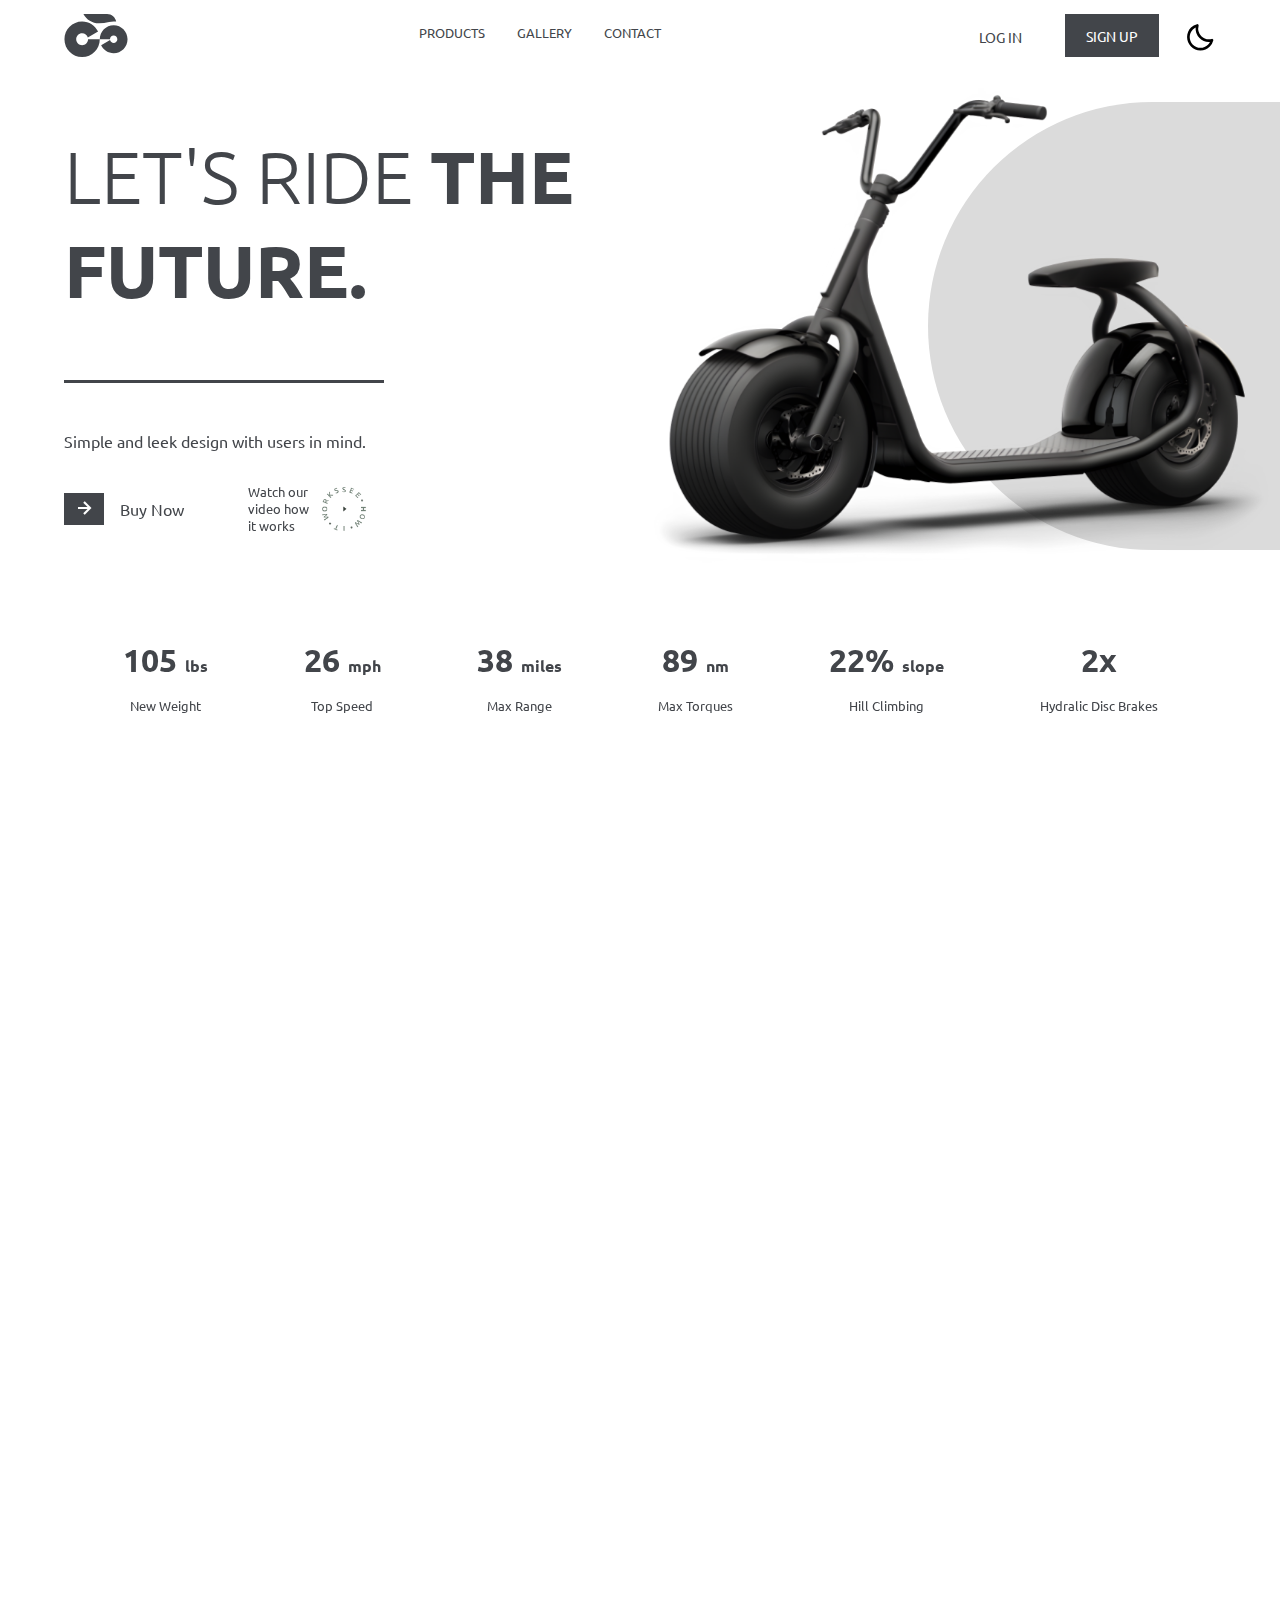
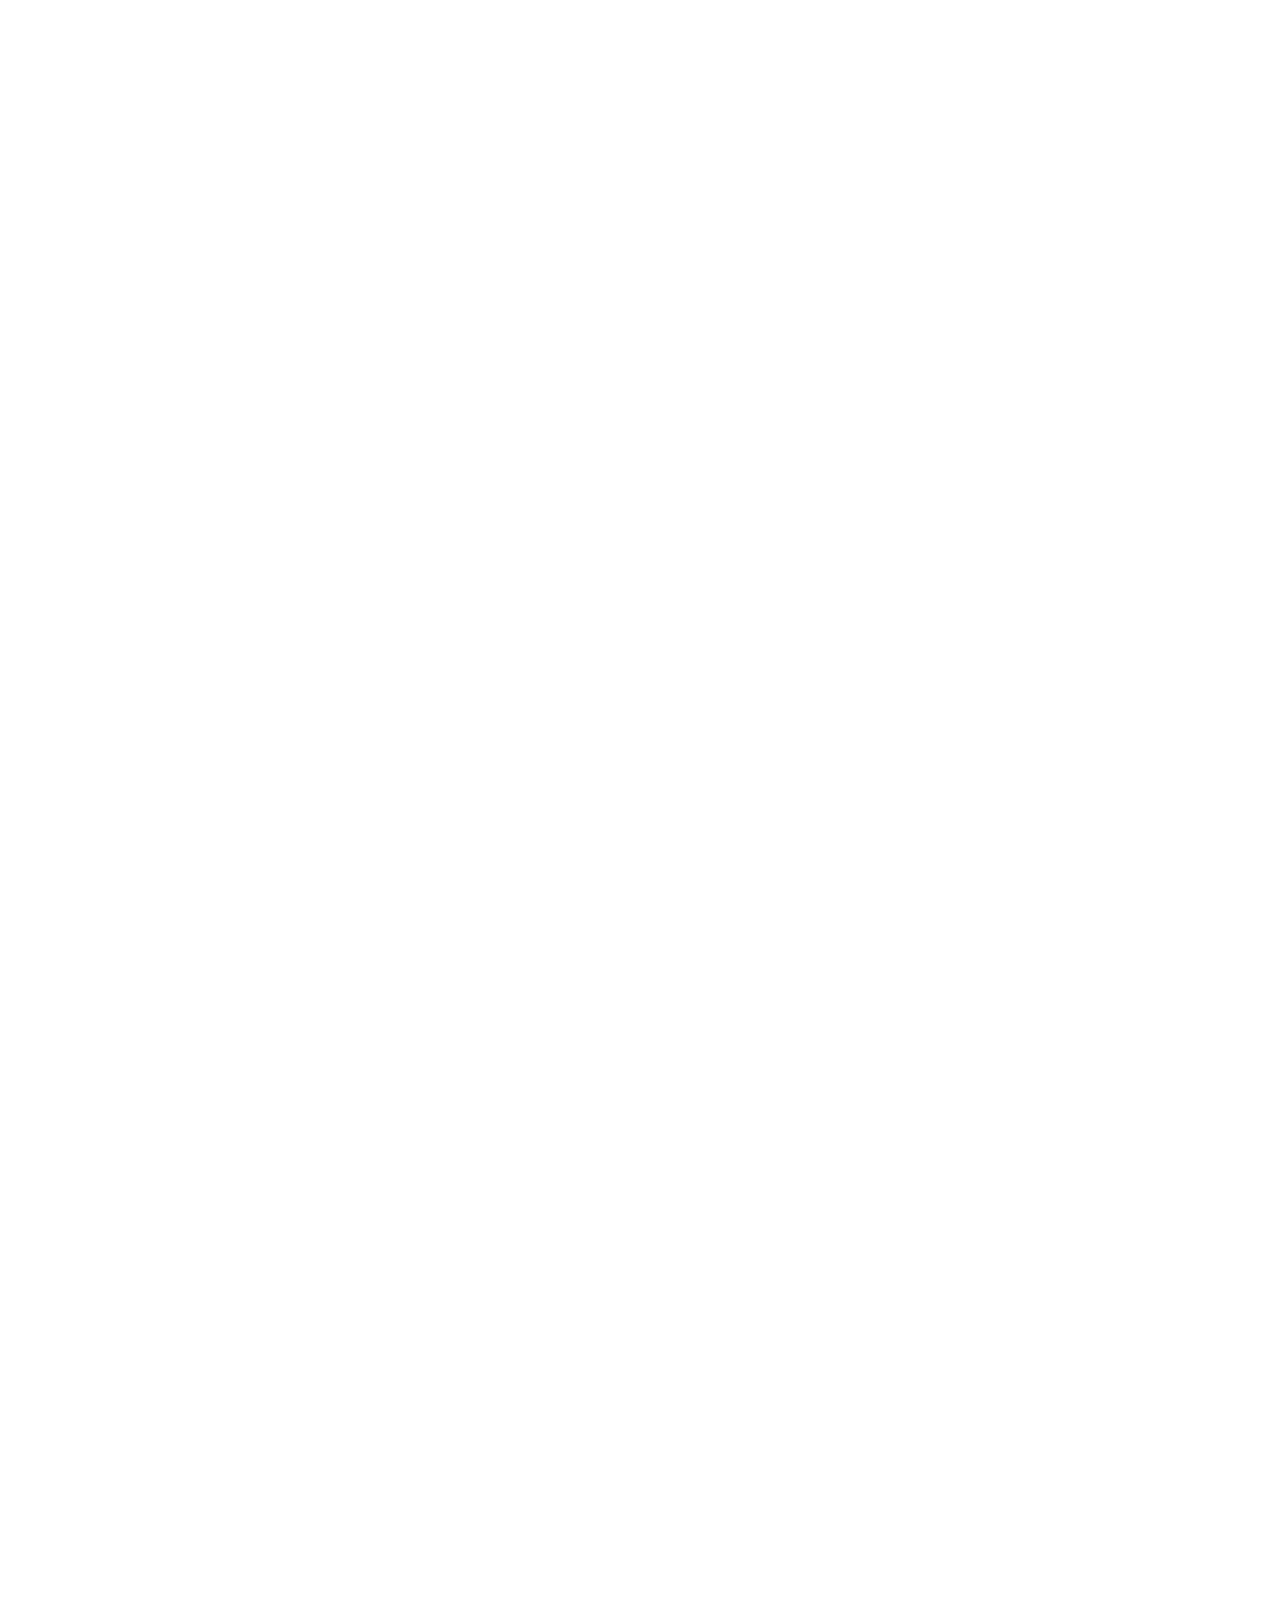
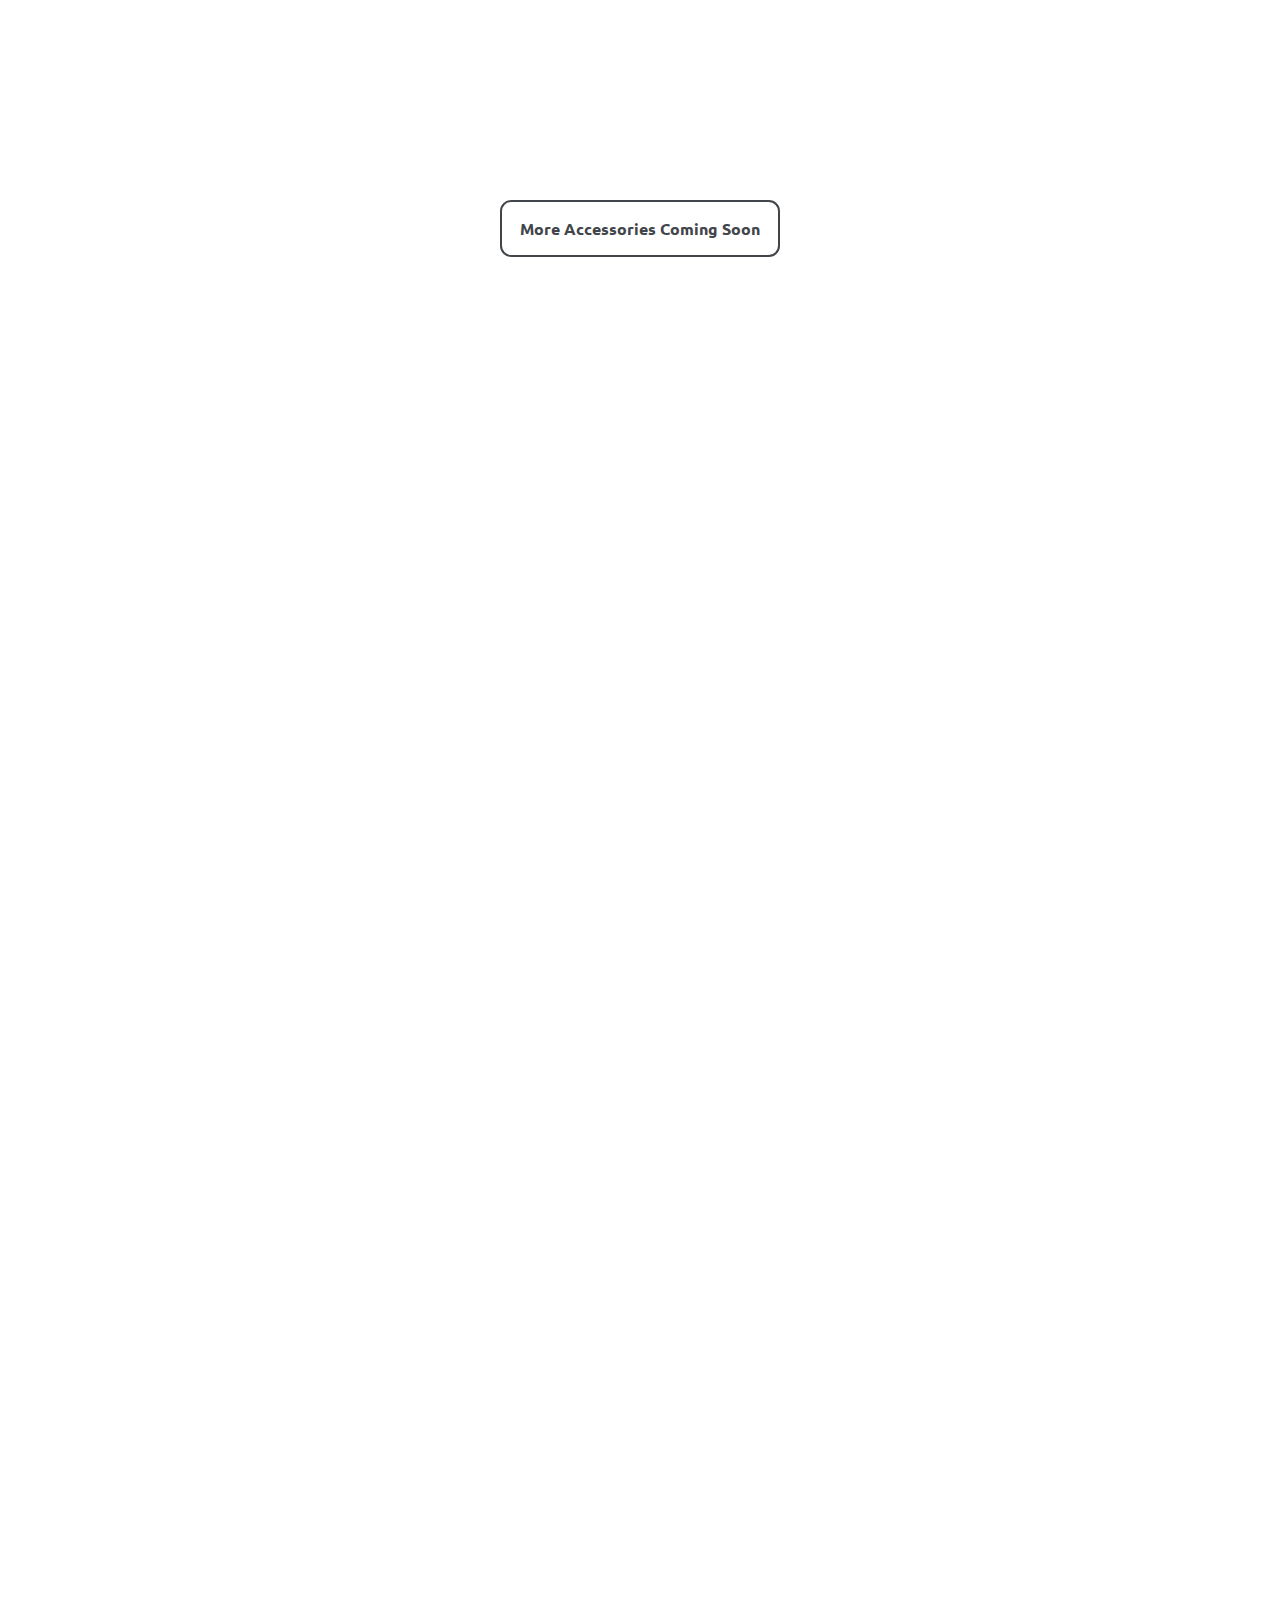
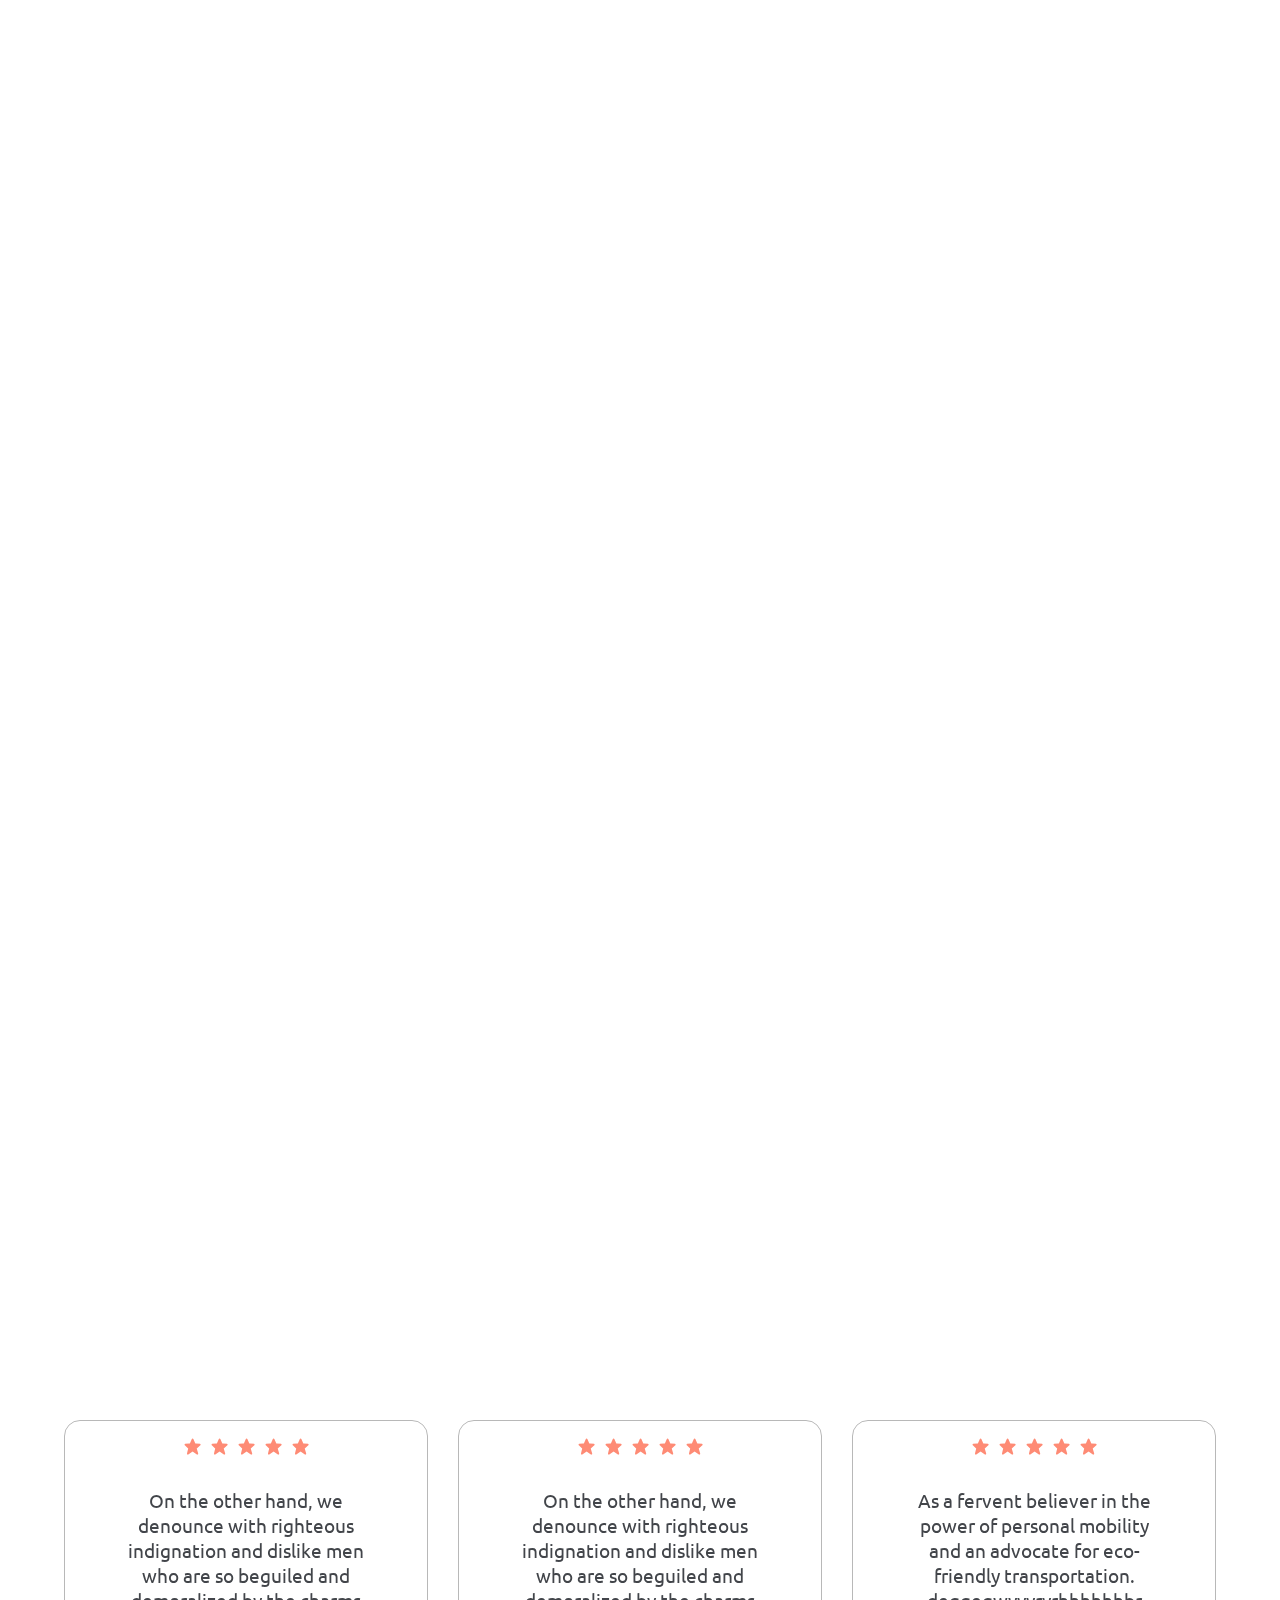
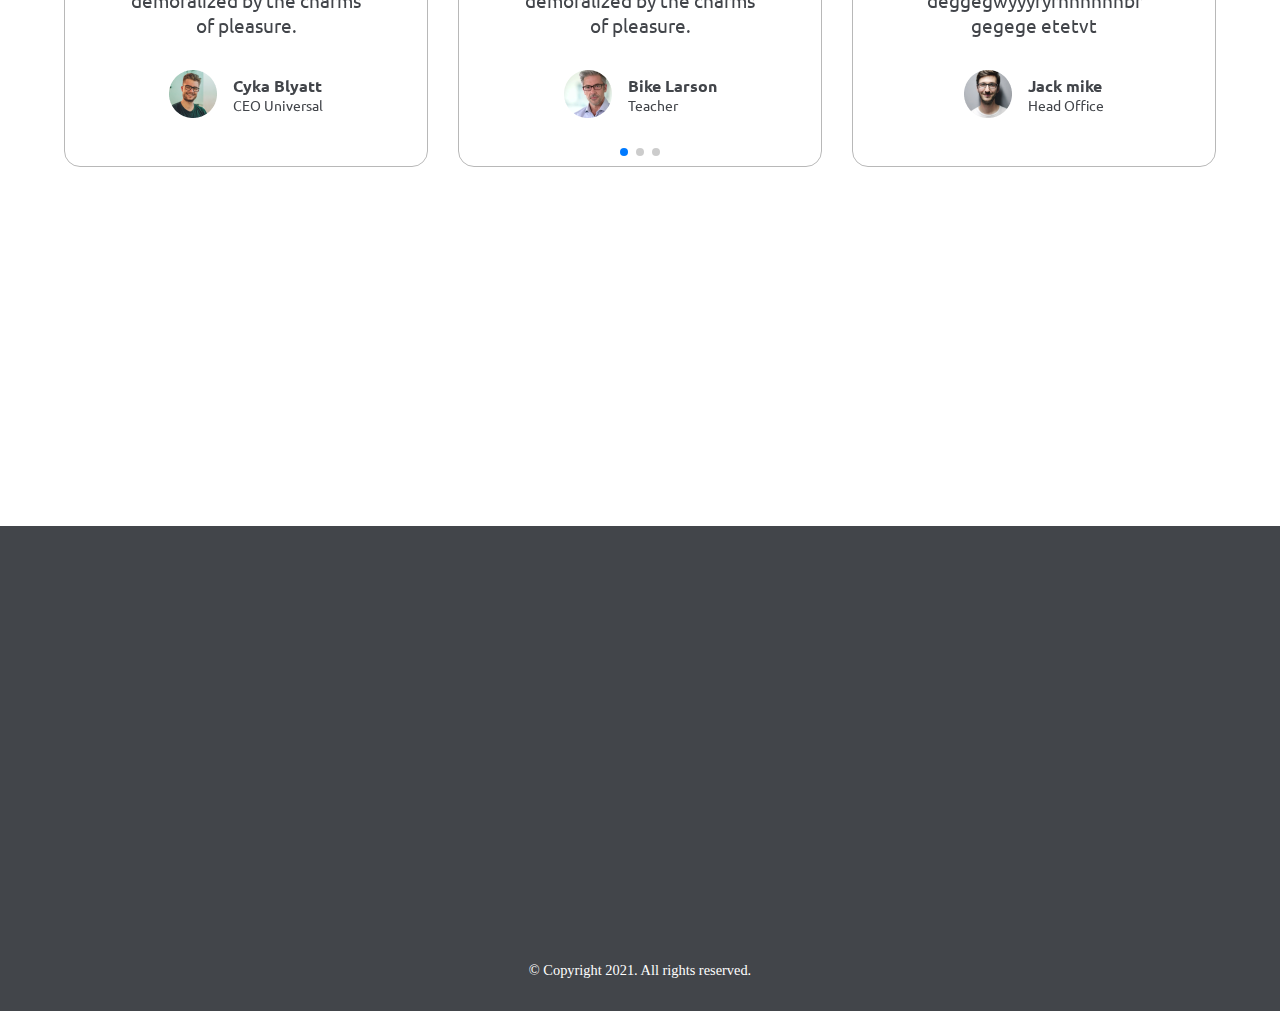
<file: index.html>
<!DOCTYPE html>
<html lang="en">
  <head>
    <meta charset="UTF-8" />
    <meta name="viewport" content="width=device-width, initial-scale=1.0" />
    <!-- Link Swiper's CSS -->
    <link
      rel="stylesheet"
      href="https://cdn.jsdelivr.net/npm/swiper@10/swiper-bundle.min.css"
    />

    <link rel="stylesheet" href="src/style/style.css" />
    <link
      href="https://unpkg.com/boxicons@2.1.4/css/boxicons.min.css"
      rel="stylesheet"
    />
    <link rel="stylesheet" href="https://unpkg.com/aos@next/dist/aos.css" />
    <link rel="icon" href="src/assets/icon/logo.svg" />
    <title>E-Scooter</title>
  </head>
  <body>
    <nav>
      <a href="#hero"><img src="src/assets/icon/logo.svg" alt="logo" /></a>
      <div class="nav-link">
        <a href="#information"><li>PRODUCTS</li></a>
        <a href="#gallery"><li>GALLERY</li></a>
        <a href="#contact"><li>CONTACT</li></a>
      </div>
      <div class="nav-ekstra">
        <a href="login.html"><div class="btn-login">LOG IN</div></a>
        <a href="register.html"><div class="btn-sign">SIGN UP</div></a>
        <img src="moon.svg" alt="" class="bulan">
      </div>
      <i class='bx bx-menu hamburger'></i>
    </nav>

    <section id="hero">
      <div class="container-hero">
        <div class="left-hero" data-aos="fade-right">
          <h1>LET'S RIDE <span>THE FUTURE.</span></h1>
          <div class="line-abu"></div>
          <p>Simple and leek design with users in mind.</p>
          <div class="buy">
            <div class="arrow-btn">
              <i class="bx bx-right-arrow-alt"></i>
              <p>Buy Now</p>
            </div>
            <div class="watch">
              <p>Watch our video how it works</p>
              <img src="src/assets/icon/play button.png" alt="" />
            </div>
          </div>
        </div>
        <div class="right-hero swiper" data-aos="fade-left">
          <div class="kotak-abu"></div>
          <div class="row-card-img swiper-wrapper">
            <div class="img-hero swiper-slide">
              <img
                src="src/assets/image/hero.png"
                alt="scooter"
                class="scooter"
              />
            </div>

            <div class="img-hero swiper-slide">
              <img
                src="src/assets/image/scooter1.png"
                alt="scooter"
                class="scooter"
              />
            </div>

            <div class="img-hero swiper-slide">
              <img
                src="src/assets/image/scooter2.png"
                alt="scooter"
                class="scooter"
              />
            </div>

            <div class="img-hero swiper-slide">
              <img
                src="src/assets/image/scooter3.png"
                alt="scooter"
                class="scooter"
              />
            </div>

            <div class="img-hero swiper-slide">
              <img
                src="src/assets/image/scooter4.png"
                alt="scooter"
                class="scooter"
              />
            </div>

            <div class="img-hero swiper-slide">
              <img
                src="src/assets/image/scooter5.png"
                alt="scooter"
                class="scooter"
              />
            </div>
          </div>
        </div>
      </div>
    </section>

    <section id="accelerate">
      <div class="container-accelerate">
        <div class="wrap-accelerate">
          <div class="lbs" data-aos="fade-up"  data-aos-delay="50">
            <h1>105 <span>lbs</span></h1>
            <p>New Weight</p>
          </div>
          <div class="mph" data-aos="fade-up"  data-aos-delay="150">
            <h1>26 <span>mph</span></h1>
            <p>Top Speed</p>
          </div>
          <div class="miles" data-aos="fade-up"  data-aos-delay="250">
            <h1>38 <span>miles</span></h1>
            <p>Max Range</p>
          </div>
          <div class="nm" data-aos="fade-up"  data-aos-delay="350">
            <h1>89 <span>nm</span></h1>
            <p>Max Torques</p>
          </div>
          <div class="slope" data-aos="fade-up"  data-aos-delay="450">
            <h1>22% <span>slope</span></h1>
            <p>Hill Climbing</p>
          </div>
          <div class="brakes" data-aos="fade-up"  data-aos-delay="550">
            <h1>2x</h1>
            <p>Hydralic Disc Brakes</p>
          </div>
        </div>
      </div>
    </section>

    <section id="information">
      <div class="container-inform">
        <div class="inform-title" data-aos="fade-up">
          <h1>Product Information</h1>
          <p>
            Our scooter possesses distinctive design elements and incorporates
            advanced technological features.
          </p>
        </div>
        <div class="wrap-inform">
          <div class="img-inform" data-aos="fade-up-right" data-aos-delay="100">
            <img src="src/assets/image/inform.png" alt="" />
          </div>
          <div class="inform-detail">
            <div class="inform-detail1" data-aos="fade-up-left" data-aos-delay="200">
              <img src="src/assets/icon/Icon.svg" alt="" />
              <p>Lightweight aircraft grade aluminium frame</p>
            </div>
            <div class="inform-detail2" data-aos="fade-up-left" data-aos-delay="250">
              <img src="src/assets/icon/Icon.svg" alt="" />
              <p>Car grade lithium battery</p>
            </div>
            <div class="inform-detail3" data-aos="fade-up-left" data-aos-delay="300">
              <img src="src/assets/icon/Icon.svg" alt="" />
              <p>Self-balanced</p>
            </div>
            <div class="inform-detail4" data-aos="fade-up-left" data-aos-delay="350">
              <img src="src/assets/icon/Icon.svg" alt="" />
              <p>Plug n play</p>
            </div>
            <div class="inform-detail5" data-aos="fade-up-left" data-aos-delay="400">
              <img src="src/assets/icon/Icon.svg" alt="" />
              <p>Quick release adapter</p>
            </div>
            <div class="inform-detail6" data-aos="fade-up-left" data-aos-delay="450">
              <img src="src/assets/icon/Icon.svg" alt="" />
              <p>RFID key card</p>
            </div>
          </div>
        </div>
      </div>
    </section>

    <section id="efficiency">
      <div class="container-efficiency">
        <div class="efficiency-title" data-aos="fade-up">
          <h1>High Efficiency Motor</h1>
          <p>
            More torque for powerful riding with 22% maximum hill climbing
            capability.
          </p>
        </div>
        <div class="img-efficiency" >
          <img src="src/assets/image/efficiency.png" alt="" data-aos="fade-up" data-aos-delay="100"/>
        </div>
      </div>
    </section>

    <section id="accessories">
      <div class="container-accessories">
        <div class="accessories-title" data-aos="fade-up">
          <h1>Multiple Accesssories</h1>
          <p>
            There are multiple modes for the scooter for your multiple needs.
          </p>
        </div>
        <div class="wrap-accessories">
          <div class="golf"  data-aos="fade-right" data-aos-delay="50">
            <h1>Golf Bag Rock</h1>
            <div class="golf-detail1">
              <img src="src/assets/icon/Icon.svg" alt="" />
              <p>Material : Aluminium alloy</p>
            </div>
            <div class="golf-detail2">
              <img src="src/assets/icon/Icon.svg" alt="" />
              <p>MColor : Black</p>
            </div>
            <div class="golf-detail3">
              <img src="src/assets/icon/Icon.svg" alt="" />
              <p>Capacity : 45lbs</p>
            </div>
            <div class="golf-detail4">
              <img src="src/assets/icon/Icon.svg" alt="" />
              <p>Ease : Steady & adjustable</p>
            </div>
          </div>
          <div class="img-wrap-golf"  >
            <img
              src="src/assets/image/accessories (2).png"
              alt=""
              class="img-golf" data-aos="fade-up" data-aos-delay="150"
            />
            <img
              src="src/assets/image/accessories.png"
              alt=""
              class="img-golf2" data-aos="fade-up" data-aos-delay="250"
            />
          </div>
        </div>
      </div>
    </section>

    <section>
      <div class="container-rack">
        <div class="rack">
          <div class="img-rack" >
            <img src="src/assets/image/ijo.png" alt="" class="ijo" data-aos="fade-right" data-aos-delay="100"/>
            <img src="src/assets/image/image (6).png" alt="" class="red" data-aos="fade-right" data-aos-delay="200"/>
          </div>
          <div class="rack-content">
            <h1 data-aos="fade-up" data-aos-delay="250">Shopping Rack</h1>
            <div class="rack-detail1" data-aos="fade-up" data-aos-delay="300">
              <img src="src/assets/icon/Icon.svg" alt="" />
              <p>Material : Aluminium alloy</p>
            </div>
            <div class="rack-detail2"  data-aos="fade-up" data-aos-delay="400">
              <img src="src/assets/icon/Icon.svg" alt="" />
              <p>Color : Black</p>
            </div>
            <div class="rack-detail3" data-aos="fade-up" data-aos-delay="500">
              <img src="src/assets/icon/Icon.svg" alt="" />
              <p>Capacity : 45lbs</p>
            </div>
            <div class="rack-detail4" data-aos="fade-up" data-aos-delay="600">
              <img src="src/assets/icon/Icon.svg" alt="" />
              <p>Ease : Quick & adjustable</p>
            </div>
          </div>
        </div>
        <div class="btn-rack">More Accessories Coming Soon</div>
      </div>
    </section>

    <section id="gallery">
      <div class="container-gallery">
        <div class="gallery-title" data-aos="fade-up">
          <h1>Gallery</h1>
          <p>
            View gallery of our products and make yourself satisfied with our
            creation.
          </p>
        </div>
        <div class="wrap-gallery">
          <div class="left-gallery">
            <div class="card-left" data-aos="fade-up" data-aos-delay="200">
              <h2>Scooter</h2>
              <img src="src/assets/image/gal2.png" alt="" />
            </div>
            <div class="detail-gallery">
              <div class="battery" data-aos="fade-up" data-aos-delay="400">Battery Images</div>
              <div class="spare" data-aos="fade-up" data-aos-delay="500">Spare PArts Images</div>
              <div class="cable" data-aos="fade-up" data-aos-delay="600">Charging Cable Images</div>
            </div>
          </div>
          <div class="right-gallery">
            <div class="card-right1" data-aos="fade-up" data-aos-delay="100">
              <h2>Built Quality</h2>
              <img src="src/assets/image/gal3.png" alt="" />
            </div>
            <div class="card-right2" data-aos="fade-up" data-aos-delay="300">
              <h2>Parts</h2>
              <img src="src/assets/image/gal1.png" alt="" />
            </div>
          </div>
        </div>
      </div>
    </section>

    <section>
      <div class="container-colors">
        <div class="colors-title" data-aos="fade-up">
          <h1>Color</h1>
          <p>Checkout our products colors.</p>
        </div>
        <div class="img-center" data-aos="fade-up" data-aos-delay="50">
          <img src="src/assets/image/gal2.png" alt="" class="red-img" />
        </div>
        <div class="img-choice" data-aos="fade-up" data-aos-delay="100">
          <div class="img-black">
            <img src="src/assets/image/black.png" alt="" />
          </div>
          <div class="img-red" data-aos="fade-up" data-aos-delay="200">
            <img src="src/assets/image/red.png" alt="" />
          </div>
          <div class="img-blue" data-aos="fade-up" data-aos-delay="300">
            <img src="src/assets/image/blue.png" alt="" />
          </div>
          <div class="img-yellow" data-aos="fade-up" data-aos-delay="400">
            <img src="src/assets/image/yellow.png" alt="" />
          </div>
        </div>
      </div>
    </section>

    <section>
      <div class="container-testi">
        <div class="testi-title" data-aos="fade-up">
          <h1>Testimonials</h1>
        </div>
        <div class="swiper mySwipers">
          <div class="row-testi swiper-wrapper">
            <div class="card-testi swiper-slide">
              <div class="star">
                <i class='bx bxs-star'></i>
                <i class='bx bxs-star'></i>
                <i class='bx bxs-star'></i>
                <i class='bx bxs-star'></i>
                <i class='bx bxs-star'></i>
              </div>
              <p class="testi-write">On the other hand, we denounce with righteous indignation and dislike men who are so beguiled and demoralized by the charms of pleasure.</p>
              <div class="img-testi">
                <img src="src/assets/image/orang1.png" alt="">
                <div class="name">
                  <h5>Cyka Blyatt</h5>
                  <p>CEO Universal</p>
                </div>
              </div>
            </div>

            <div class="card-testi swiper-slide">
              <div class="star">
                <i class='bx bxs-star'></i>
                <i class='bx bxs-star'></i>
                <i class='bx bxs-star'></i>
                <i class='bx bxs-star'></i>
                <i class='bx bxs-star'></i>
              </div>
              <p class="testi-write">On the other hand, we denounce with righteous indignation and dislike men who are so beguiled and demoralized by the charms of pleasure.</p>
              <div class="img-testi">
                <img src="src/assets/image/orang3.png" alt="">
                <div class="name">
                  <h5>Bike Larson</h5>
                  <p>Teacher</p>
                </div>
              </div>
            </div>

            <div class="card-testi swiper-slide">
              <div class="star">
                <i class='bx bxs-star'></i>
                <i class='bx bxs-star'></i>
                <i class='bx bxs-star'></i>
                <i class='bx bxs-star'></i>
                <i class='bx bxs-star'></i>
              </div>
              <p class="testi-write">
                As a fervent believer in the power of personal mobility and an advocate for eco-friendly transportation. deggegwyyyryrhhhhhhbr gegege etetvt </p>
              <div class="img-testi">
                <img src="src/assets/image/orang2.png" alt="">
                <div class="name">
                  <h5>Jack mike</h5>
                  <p>Head Office</p>
                </div>
              </div>
            </div>          
    
            <div class="card-testi swiper-slide">
              <div class="star">
                <i class='bx bxs-star'></i>
                <i class='bx bxs-star'></i>
                <i class='bx bxs-star'></i>
                <i class='bx bxs-star'></i>
                <i class='bx bxs-star'></i>
              </div>
              <p class="testi-write">On the other hand, we denounce with righteous indignation and dislike men who are so beguiled and demoralized by the charms of pleasure.</p>
              <div class="img-testi">
                <img src="src/assets/image/orang1.png" alt="">
                <div class="name">
                  <h5>Cyka Blyatt</h5>
                  <p>CEO Universal</p>
                </div>
              </div>
            </div>

            <div class="card-testi swiper-slide">
              <div class="star">
                <i class='bx bxs-star'></i>
                <i class='bx bxs-star'></i>
                <i class='bx bxs-star'></i>
                <i class='bx bxs-star'></i>
                <i class='bx bxs-star'></i>
              </div>
              <p class="testi-write">On the other hand, we denounce with righteous indignation and dislike men who are so beguiled and demoralized by the charms of pleasure.</p>
              <div class="img-testi">
                <img src="src/assets/image/orang1.png" alt="">
                <div class="name">
                  <h5>Cyka Blyatt</h5>
                  <p>CEO Universal</p>
                </div>
              </div>
            </div>
          </div>
          <div class="swiper-pagination"></div>
        </div>
      </div>
    </section>

    <section id="contact">
      <div class="container-contact">
        <div class="contact-title" data-aos="fade-up">
          <h1>Subscribe To Newsletter</h1>
          <p>Subscribe to our newsletter to get amazing offers in future.</p>
        </div>
        <div class="email-input">
          <input type="email" placeholder="Enter your email" data-aos="fade-right" data-aos-delay="100">
          <div class="btn-started" data-aos="fade-left" data-aos-delay="200">Get Started</div>
        </div>
      </div>
    </section>

    <footer>
      <div class="container-footer">
        <div class="foot-content">
          <div class="img-footer" data-aos="fade-right" data-aos-delay="500"> 
            <img src="src/assets/image/footer.png" alt="">
          </div>
          <div class="foot-links">
            <div class="about-foot" data-aos="fade-left" data-aos-delay="50">
              <h5>About</h5>
              <ul>
                <li><a href="#">Company</a></li>
                <li><a href="#">Teams</a></li>
                <li><a href="#">Profile</a></li>
                <li><a href="#">Careers</a></li>        
              </ul>
            </div>
            <div class="resources" data-aos="fade-left" data-aos-delay="150">
              <h5>Resources</h5>
              <ul>
                <li><a href="#">Contact</a></li>
                <li><a href="#">Application</a></li>
                <li><a href="#">FQA Features</a></li>
              </ul>          
            </div>
            <div class="legals" data-aos="fade-left" data-aos-delay="200">
              <h5>Legals</h5>
              <ul>
                <li><a href="#">Copyright Privacy</a></li>
                <li><a href="#">Policy Disclaimer</a></li>
                <li><a href="#">Terms</a></li>
              </ul>           
              <div class="sosmed">
                <i class='bx bxl-facebook-circle'></i>
                <i class='bx bxl-twitter'></i>
                <i class='bx bxl-instagram-alt'></i>
              </div>
            </div>
          </div>         
        </div>
        <div class="credit">© Copyright 2021. All rights reserved.</div>
      </div>
    </footer>

    <!-- Swiper JS -->
    <script src="https://cdn.jsdelivr.net/npm/swiper@10/swiper-bundle.min.js"></script>
    <script src="src/js/main.js"></script>
    <script src="src/js/swiper-testi.js"></script>
    <script src="https://unpkg.com/aos@next/dist/aos.js"></script>
    <script>
      AOS.init();
    </script>
  </body>
</html>
</file>
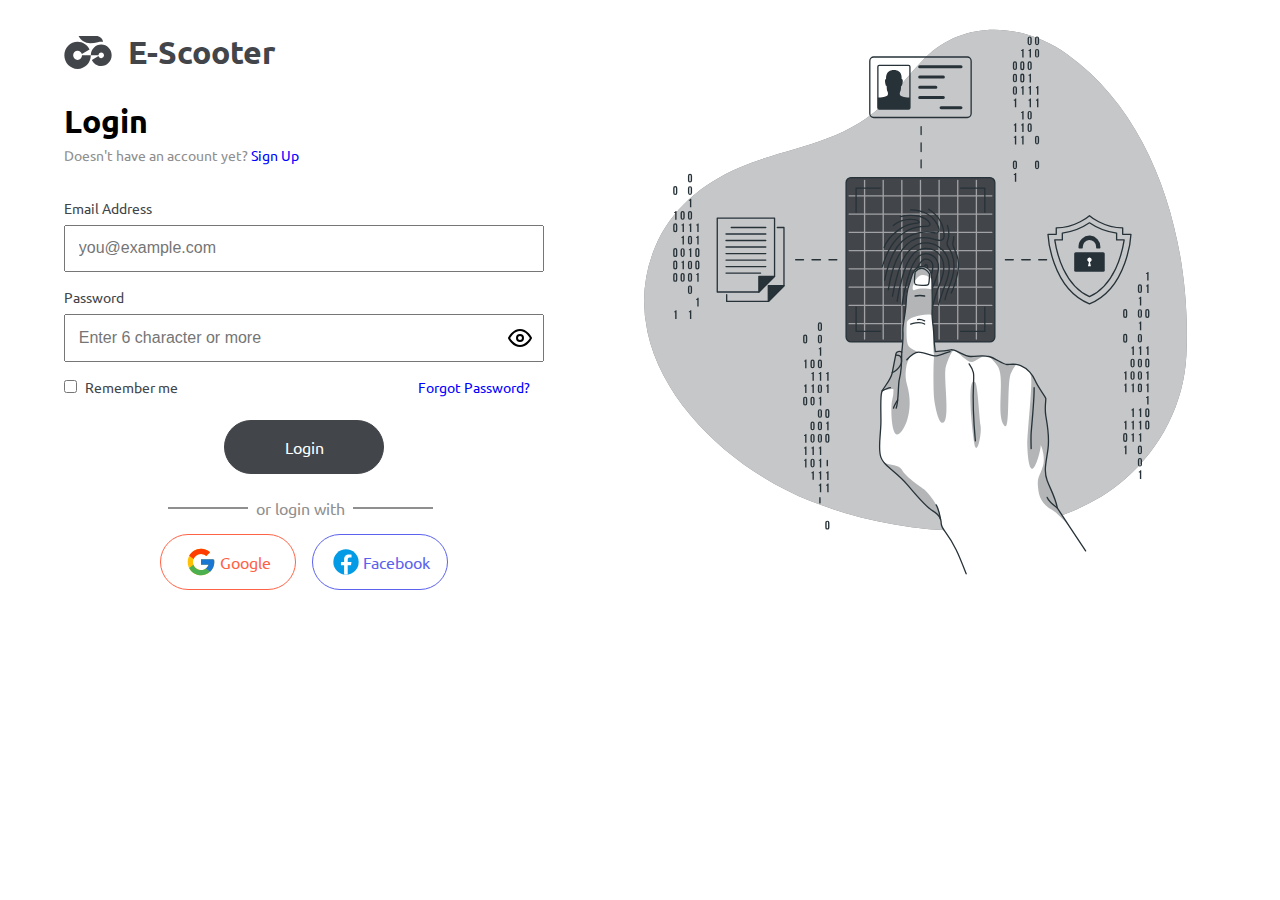
<file: login.html>
<!DOCTYPE html>
<html lang="en">
  <head>
    <meta charset="UTF-8" />
    <meta name="viewport" content="width=device-width, initial-scale=1.0" />
    <!-- Link Swiper's CSS -->
    <link
      rel="stylesheet"
      href="https://cdn.jsdelivr.net/npm/swiper@10/swiper-bundle.min.css"
    />

    <link rel="stylesheet" href="src/style/login.css" />
    <link
      href="https://unpkg.com/boxicons@2.1.4/css/boxicons.min.css"
      rel="stylesheet"
    />
    <link rel="stylesheet" href="https://unpkg.com/aos@next/dist/aos.css" />
    <link rel="icon" href="src/assets/icon/logo.svg" />
    <title>E-Scooter | Login</title>
  </head>
  <body>
    <section>
      <div class="container-login">
        <div class="login-content">
          <a href="index.html"><div class="logo-login">
            <img src="src/assets/icon/logo.svg" alt="" />
            <h1>E-Scooter</h1>
          </div></a>
          <div class="login-wrap">
            <div class="left-login">
              <div class="login-title">
                <h1>Login</h1>
                <p>Doesn't have an account yet? <a href="register.html">Sign Up</a></p>
              </div>
              <div class="input-login">
                <div class="email-login">
                  <p>Email Address</p>
                  <input type="text" placeholder="you@example.com" />
                </div>
                <div class="password-login">
                  <p>Password</p>
                  <div class="input-password">
                    <input
                    type="password"
                    placeholder="Enter 6 character or more" id="passwordInputs"
                  />
                  <img src="src/assets/icon/eye.svg" alt="" class="eye">
                  </div>
                  
                </div>
              </div>
              <div class="remember">
                <div class="check">
                  <input type="checkbox">
                  <p>Remember me</p>
                </div>
                <a href="#">Forgot Password?</a>
              </div>
              <div class="btn-login">Login</div>
              <div class="or">or login with</div>
              <div class="btn-sosmed-login">
                <div class="btn-google">
                  <img src="src/assets/icon/icons8-google.svg" alt="">
                  <p>Google</p>
                </div>
                <div class="btn-fb">
                  <img src="src/assets/icon/icons8-facebook.svg" alt="">
                  <p>Facebook</p>
                </div>
              </div>
            </div>
            <div class="right-login">
              <img src="src/assets/image/Fingerprint-bro.svg" alt="">
            </div>
          </div>
        </div>
      </div>
    </section>

    <script src="src/js/login.js"></script>
  </body>
</html>
</file>
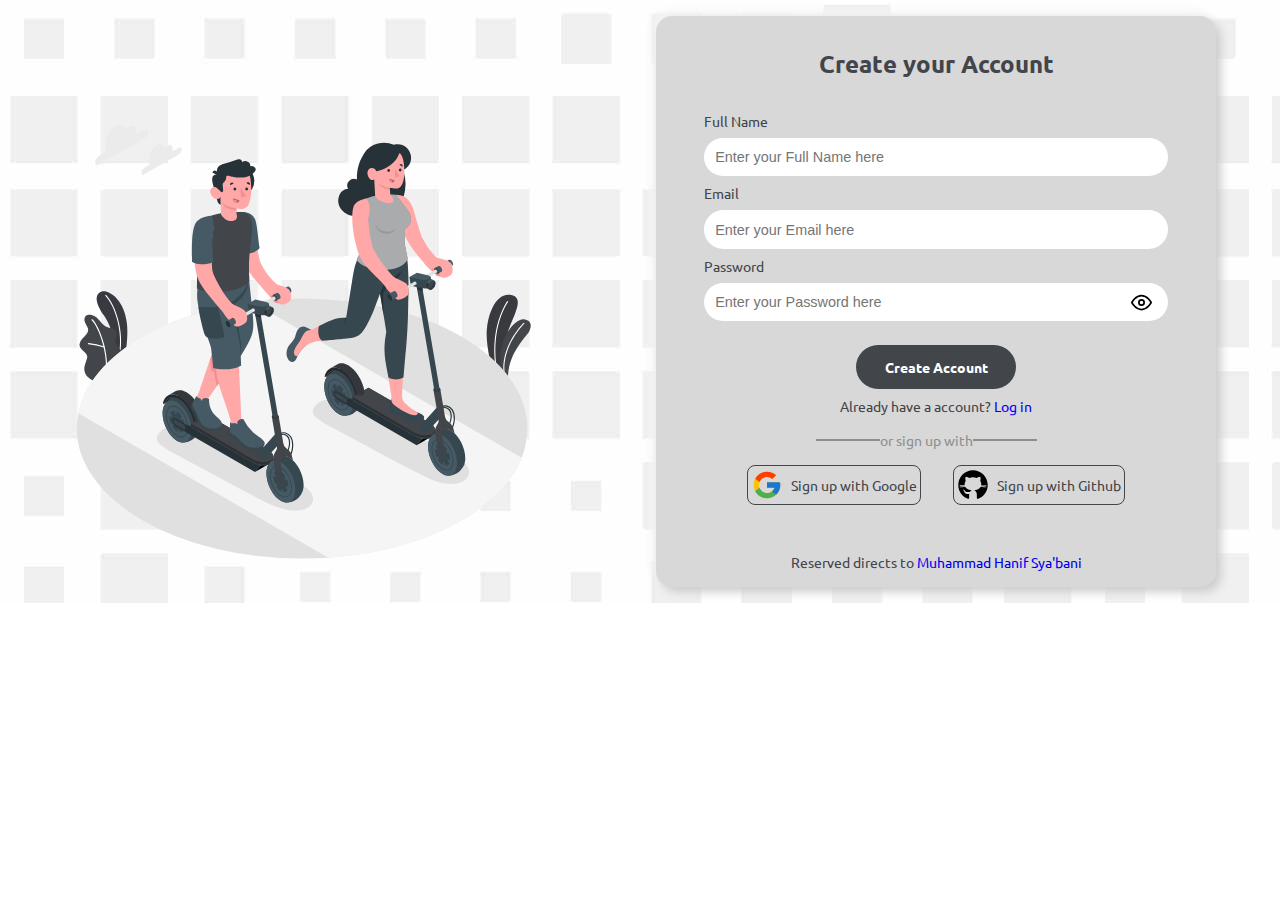
<file: register.html>
<!DOCTYPE html>
<html lang="en">
<head>
  <meta charset="UTF-8">
  <meta name="viewport" content="width=device-width, initial-scale=1.0">
  <link rel="stylesheet" href="src/style/register.css">
  <title>E-Scooter | Registration</title>
</head>
<body>
  <section>
    <div class="container-regis">
      <div class="wrapper">
        <div class="left">
          <img src="src/assets/image/Scooter-amico.svg" alt="">
        </div>
        <div class="right">
          <div class="right-title">
            <h1>Create your Account</h1>
          </div>
          <div class="input-regis">
            <div class="name">
              <p>Full Name</p>
              <input type="text" placeholder="Enter your Full Name here">
            </div>
            <div class="email">
              <p>Email</p>
              <input type="email" placeholder="Enter your Email here">
            </div>
            <div class="password">
              <p>Password</p>
              <div class="wrap-pass">
                <input type="password" placeholder="Enter your Password here" class="inputPass">
                <img src="src/assets/icon/eye.svg" alt="" class="eye">
              </div>
            </div>
          </div>
          <div class="btn-create">
            <h3>Create Account</h3>
            <p>Already have a account? <a href="login.html">Log in</a></p>
          </div>
          <div class="or">or sign up with</div>
          <div class="signup-with">
            <div class="btn-google">
              <img src="src/assets/icon/icons8-google.svg" alt="">
              <p>Sign up with Google</p>
            </div>
            <div class="btn-github">
              <img src="src/assets/icon/icons8-github.svg" alt="">
              <p>Sign up with Github</p>
            </div>
          </div>
          <div class="credit">Reserved directs to <a href="https://github.com/hanifsyabani">Muhammad Hanif Sya'bani</a></div>
        </div>
      </div>
    </div>
  </section>


  <script src="src/js/register.js"></script>
</body>
</html>
</file>
<file: src/style/style.css>
@import url('https://fonts.googleapis.com/css2?family=Ubuntu:wght@300;400;500;700&display=swap');

*,
html,
body{
  box-sizing: border-box;
  margin: 0;
  padding: 0;
  text-decoration: none;
  list-style: none;
  scroll-behavior: smooth;
}

:root{
  --bg-primary : #42454A;
  --bg-white: white;
  --font-primary : 'Ubuntu', sans-serif;
}

.darkMode{
  --bg-primary: white;
  --bg-white : black;
}

nav{
  display: flex;
  justify-content: space-between;
  position: fixed;
  background-color: var(--bg-white);
  width: 100%;
  padding: .8rem 5%;
  font-family: var(--font-primary);
  align-items: center;
  z-index: 999;
}

nav img{
  width: 4rem;
  cursor: pointer;
}

nav .nav-link{
  display: flex;
  gap: 2rem;
}

.nav-link a li{
  font-size: .8rem;
  color: var(--bg-primary);
  font-weight: 400;
}

.nav-link a li::after{
  content: '';
  border-bottom: 2px solid var(--bg-primary);
  padding-bottom: .5rem;
  transform: scaleX(0);
  display: flex;
  transition: .2s ease-in-out;
}

.nav-link a li:hover::after{
  transform: scaleX(.8);
}

nav .nav-ekstra{
  display: flex;
  gap: 1rem;
}

.nav-ekstra .btn-login{
  font-size: .9rem;
  padding: .9rem;
  border-radius: 2rem;
  font-weight: 400;
  border: 1px solid white;
  cursor: pointer;
  transition: .2s ease-in;
  width: 6rem;
  text-align: center;
  color: #42454A;
}

.btn-login:hover{
  border: 1px solid #42454A;
}

.nav-ekstra .btn-sign{
  background-color:#42454A;
  color: white;
  font-size: .9rem;
  align-items: center;
  display: flex;
  padding: .8rem .8rem;
  border: 1px solid white;
  transition: .2s ease-in;
  cursor: pointer;
  width: 6rem;
  justify-content: center;
  font-weight: 400;
}

.btn-sign:hover{
  background-color: white;
  border:  1px solid #42454A;
  color:#42454A;
}

.nav-ekstra .bulan{
  width: 2rem;
  display: flex;
  align-items: center;
  margin-left: .5rem;
  cursor: pointer;
}
nav .hamburger{
  font-size: 2rem;
  color: var(--bg-primary);
  display: none;
}

/* hero */
.container-hero{
  display: flex;
  background-color: var(--bg-white);
}

.container-hero .left-hero{
  font-family: var(--font-primary);
  padding: 8rem 5% 2rem 5%;
  width: 90%;
}

.left-hero h1{
  font-size: 4.6rem;
  font-weight: 300;
  color: var(--bg-primary);
}

.left-hero h1 span{
  font-weight: 600;
}

.line-abu{
  width: 20rem;
  height: .2rem;
  margin: 4rem 0 3rem 0;
  background-color: #42454A;
}

.left-hero p{
  color: var(--bg-primary);
  max-width: 19rem;
}

.left-hero .buy{
  display: flex;
  gap: 4rem;
  margin-top: 2rem;
  align-items: center;
}

.buy .arrow-btn{
  gap: 1rem;
  display: flex;
  align-items: center;
}

.arrow-btn i{
  background-color: #42454A;
  color: white;
  height: 2rem;
  padding: .5rem;
  display: flex;
  align-items: center;
  font-size: 1.5rem;
  cursor: pointer;
  transition: .3s ease;
}

.arrow-btn i:hover{
  transform: translateX(3px);
}

.buy .watch{
  display: flex;
  gap: .5rem;
  align-items: center;
}

.watch p{
  max-width: 4rem;
  font-size: .8rem;
}

.watch img{
  width: 3rem;
}

.right-hero{
  position: relative;
  margin-top: 3rem;
  padding-bottom: 4rem;
}

.right-hero .kotak-abu{
  width: 50rem;
  height: 28rem;
  background-color: #dbdbdb;
  position:absolute;
  right: -70%;
  border-radius: 20rem;
  z-index: -99;
  top: 10%;
}

.swiper {
  width: 100%;
  height: 100%;
}

.right-hero .row-card-img{
  display: flex;
}

.row-card-img .img-hero{
  width: 40rem;
  height: 30rem;
}

.right-hero img{
  width: 100%;
  height: 100%;
  top: 8%;
  position: absolute;
  object-fit: contain;
  right: 0;
}

/* sec-accelerate */
.container-accelerate{
  padding: 3rem 5%;
  background-color: var(--bg-white);
}

.container-accelerate .wrap-accelerate{
  display: flex;
  justify-content: center;
  gap: 6rem;
  flex-wrap: wrap;
  font-family: var(--font-primary);
}

.wrap-accelerate .lbs h1, .mph h1, .miles h1, .nm h1, .slope h1, .brakes h1{
  color: var(--bg-primary);
  font-size: 2rem;
  margin-bottom: 1rem;
  text-align: center;
}

.lbs h1 span,.mph span, .miles span, .nm span, .slope span, .brakes span{
  font-size: 1rem;
}

.lbs p, .mph p, .miles p, .nm p, .slope p, .brakes p{
  font-size: .8rem;
  color: var(--bg-primary);
  text-align: center;
}

/* infromation */
.container-inform{
  padding: 2rem 5%;
  background-color: var(--bg-white);
}

.inform-title, .accessories-title, .gallery-title, .contact-title{
  margin-top: 2rem;
  font-family: var(--font-primary);
  text-align: center;
}

.inform-title h1, .efficiency-title h1, .accessories-title h1 , .gallery-title h1, .colors-title h1, .contact-title h1{
  font-size: 2.5rem;
  color: var(--bg-primary);
  margin-bottom: 1.5rem;
}

.inform-title p, .efficiency-title p, .accessories-title p, .gallery-title p,.colors-title p,.contact-title p{
  color: var(--bg-primary);
  font-weight: 400;
}

.container-inform .wrap-inform{
  display: flex;
  margin-top: 4rem;
  gap: 8rem;
}

.wrap-inform .img-inform{
  width: 36rem;
  height: 36rem;
  position: relative;
}

.img-inform img{
  width: 100%;
  height: 100%;
  object-fit: cover;
  position: absolute;
  left: -10%;
  top: -10%;
}

.inform-detail .inform-detail1,.inform-detail2,.inform-detail3,.inform-detail4,.inform-detail5,.inform-detail6{
  display: flex;
  align-items: center;
  gap: 1.5rem;
  margin-bottom: 1.5rem;
  font-family: var(--font-primary);
}

.inform-detail1 p,.inform-detail2 p,.inform-detail3 p,.inform-detail4 p,.inform-detail5 p,.inform-detail6 p{
  color: var(--bg-primary);
  font-weight: 400;
}

/* efficiency */
.container-efficiency{
  padding: 2rem 5%;
  background-color: var(--bg-white);
}

.efficiency-title{
  font-family: var(--font-primary);
  text-align: center;
}

.container-efficiency .img-efficiency{
  width: 90%;
  margin: -3rem auto;
}

.img-efficiency img{
  width: 100%;
  height: 100%;
}

/* accessories */
.container-accessories{
  padding: 2rem 5%;
   overflow: hidden;
   background-color: var(--bg-white);
}

.container-accessories .wrap-accessories{
  display: flex;
  flex-wrap: wrap;
  margin-top: 4rem;
}

.wrap-accessories .golf{
  width: 30%;
}

.golf h1, .rack-content h1{
  color: var(--bg-primary);
  font-family: var(--font-primary);
  margin-bottom: 2rem;
}

.golf-detail1,.golf-detail2,.golf-detail3,.golf-detail4, .rack-detail1, .rack-detail2, .rack-detail3, .rack-detail4{
  display: flex;
  font-family: var(--font-primary);
  gap: 1rem;
  align-items: center;
  margin-bottom: 2rem;
  color: var(--bg-primary);
}

.img-wrap-golf{
  display: flex;
  position: relative;
  width: 70%; 
 
}

.container-accessories .img-golf{
  width: 25rem;
}

.img-golf2{
  width: 27rem;
}

/* rack */
.container-rack{
  padding: 2rem 0;
  font-family: var(--font-primary);
  background-color: var(--bg-white);
}

.container-rack .rack{
  display: flex;
  gap: 5rem;
  flex-wrap: wrap;
}

.container-rack .img-rack{
  display: flex;
  position: relative;
  width: 55%;
}

.img-rack .ijo{
  width: 25rem;
  height: 25rem;
}

.img-rack .red{
  width: 13rem;
  height: 13rem;
  position: absolute;
  right: 5%;
  bottom: 10%;
}

.btn-rack{
  margin: 4rem auto;
  border: 2px solid var(--bg-primary);
  padding: 1rem;
  border-radius: .7rem;
  width: 17.5rem;
  color: var(--bg-primary);
  font-weight: 700;
  text-align: center;
  cursor: pointer;
  transition: .2s ease-in-out;
}

.btn-rack:hover{
  transform: scale(1.03);
}

/* gallery */
.container-gallery{
  padding: 2rem 5%;
  background-color: var(--bg-white);
}

.container-gallery .wrap-gallery{
  display: flex;
  justify-content: center;
  gap: 5rem;
}

.wrap-gallery .left-gallery{
  margin-top: 17rem;
  font-family: var(--font-primary);
}

.left-gallery .card-left{
  background: linear-gradient(to right, #d8d8d8, #ffffff);
  padding: 1rem;
} 

.card-left h2{
  color: #42454A;
}

.card-left img{
  width: 30rem;
}

.left-gallery .detail-gallery{
  margin-top: 4rem;
}

.detail-gallery .battery, .spare, .cable{
  border: 1px solid var(--bg-primary);
  padding: 1rem;
  font-weight: 700;
  color: var(--bg-primary);
  width: 100%;
  border-radius: .5rem;
  display: flex;
  align-items: center;
  justify-content: center;
  margin-bottom: 1.3rem;
  font-size: 1.3rem;
}

.right-gallery{
  font-family: var(--font-primary);
}

.right-gallery .card-right1{
  margin-top: 4rem;
  background: linear-gradient(to top, #d8d8d8, #ffffff);
  position: relative;
}

.card-right1 h2{
  color: #42454A;
}
.card-right1 img{
  width: 35rem;
}

.card-right2{
  margin-top: 3rem;
  background: linear-gradient(to top, #d8d8d8, #ffffff);
}

.card-right2 h2{
  color: #42454A;
  padding: 1rem;
}

.card-right2 img{
  width: 33rem;
}

/* color */
.colors-title{
  padding: 4rem 5%;
  font-family: var(--font-primary);
  text-align: center;
  background-color: var(--bg-white);
}

.img-center{
  width:100%;
  height: 80vh;
  background: linear-gradient(to top, #dcdcdc, #ffffff);
  padding: 1rem;
  display: flex;
  justify-content: center;
}

.img-center img{
  width: 50%;
  height: 100%;
  object-fit: contain;
}

.container-colors .img-choice{
  display: flex;
  justify-content: center;
  padding-right: 5rem;
  background-color: var(--bg-white);
}

.img-choice .img-black, .img-red, .img-blue{
  width: 20rem;
  height: 20rem;
  cursor: pointer;
  position: relative;
}

.img-black img, .img-red img, .img-blue img{
  width: 100%;
  height: 100%;
  position: absolute;
  top: -4rem;
  object-fit: contain;
}

.img-yellow{
  width: 13rem;
  height: 13rem;
  position: relative;
  cursor: pointer;
}

.img-yellow img{
  width: 100%;
  height: 100%;
  position: absolute;
  top: -1.3rem;
  left: 1.3rem;
  border-radius: .8rem;
  object-fit: contain;
}

/* testimoni */
.container-testi{
  padding: 2rem 5%;
  font-family: var(--font-primary);
  background-color: var(--bg-white);
}

.container-testi .testi-title{
  text-align: center;
  font-size: 2rem;
  color: var(--bg-primary);
}

.container-testi .row-testi{
  display: flex;
  margin-top: 3rem;
}

.row-testi .card-testi{
  border: 1px solid rgb(184, 184, 184);
  border-radius: 1rem;
  padding: 1rem;
  transition: .2s all ease-in-out;
  cursor: pointer;
}

.card-testi:hover{
  box-shadow: 0px 19px 18px 0px rgba(0,0,0,0.1);
}

.card-testi .star{
  display: flex;
  justify-content: center;
  gap: .5rem;
}

.star i{
  color: #FE8B75;
  font-size: 1.2rem;
}

.card-testi .testi-write{
  text-align: center;
  padding-top: 2rem;
  max-width: 15rem;
  margin: auto;
  color: #42454A;
  font-size: 1.2rem;
}

.card-testi .img-testi{
  display: flex;
  justify-content: center;
  align-items: center;
  gap: 1rem;
  margin: 2rem 0;
}

.img-testi .name{
  color: var(--bg-primary);
}

.name h5{
  font-size: 1rem;
}

.name p{
  font-size: .9rem;
}

/* contact */
.container-contact{
  padding: 2rem 5%;
  font-family: var(--font-primary);
  background-color: var(--bg-white);
}

.container-contact .email-input{
  display: flex;
  justify-content: center;
  margin-top: 5rem;
  gap: 1.5rem;
  align-items: center;
}

.email-input input{
  border: none;
  outline: none;
  font-size: 1.1rem;
  padding: 1rem;
  border-radius: 1.5rem;
  width: 20rem;
}

.email-input input:focus{
  border: 1px solid var(--bg-primary);
}

.email-input .btn-started{
  background-color: #42454A;
  color: white;
  padding: 1rem;
  border-radius: 1rem;
  font-weight: lighter;
  cursor: pointer;
}

/* footer */
.container-footer{
  background-color: #42454A;
  padding: 2rem 0;
  /* margin-top: 5rem; */
}

.container-footer .foot-content{
  display: flex;
  font-family: var(--font-primary);
  gap: 10rem;
}

.foot-content .img-footer{
  width: 30rem;
  position: relative;
}

.img-footer img{
  width: 100%;
  object-fit: contain;
  position: absolute;
  top: -30%;
}

.foot-links{
  display: flex;
  gap: 6rem;
  margin-top: 6rem;
}

.about-foot h5, .resources h5, .legals h5{
  color: white;
  font-size: 1.3rem;
  font-weight: 700;
}

.about-foot ul, .resources ul, .legals ul{
  margin-top: 2rem;
}

.about-foot li,.resources li, .legals li{
  margin-bottom: 2rem;
}

.about-foot ul li a, .resources ul li a, .legals ul li a{
  color: white;
  font-weight: 300;
  font-size: 1rem;
}

.legals .sosmed{
  gap: 1rem;
  display: flex;
}

.legals .sosmed i{
  color: white;
  font-size: 2rem;
  cursor: pointer;
}

.credit{
  color: white;
  font-size: .9rem;
  text-align: center;
  margin-top: 2rem;
}

/* responsive */

@media (max-width:450px) {
  /* navbar*/
  nav img{
    width: 3rem;
  }

  .nav-link{
    position: absolute;
    top: -100%;
    width:100%;
    left: 0;
    justify-content: center;
    background-color: #42454A;
    padding: 1rem;
    transition: .3s ease-in;
  }

  .nav-link.active{
    top: 100%;
  }

  .nav-link a li{
    color: white;
  }

  .nav-ekstra .btn-login{
    padding: .5rem;
    width: 4rem;
    font-size: .8rem;
  }

  .nav-ekstra .btn-sign{
    font-size: .7rem;
    width: 4.5rem;
  }

  nav .hamburger{
    display: flex;
  }


  /* hero */
  .container-hero{
    flex-direction: column-reverse;
  }

  .container-hero .right-hero{
    margin-top: 6rem;
  }

  .right-hero .kotak-abu{
    display: none;
  }

  .row-card-img .img-hero{
    width: 18rem;
    height: 18rem;
  }

  .container-hero .left-hero h1{
    font-size: 4rem; 
    margin-top: -20%;
  }

  /* accelerate */
  .wrap-accelerate h1{
    font-size: 1.5rem;
  }

  /* information */
  .container-inform .wrap-inform{
    gap: 1rem;
    flex-direction: column;
  }

  .wrap-inform .img-inform{
    width: 20rem;
    height: 20rem;
  }

  .img-inform img{
    left: 5%;
  }

  /* efficiency */

  .container-efficiency .img-efficiency{
    margin-top: 1rem;
  }

  .container-accessories{
    padding-top: 3rem;
  }

  .container-accessories .wrap-accessories{
    flex-direction: column-reverse;
  }

  .img-wrap-golf .img-golf, .img-golf2{
    width: 70%;
    height: 11rem;
  }

  .wrap-accessories .golf{
    margin-top: 3rem;
    width: 100%;
    text-align: center;
  }

  /* rack */
  .container-rack .rack{
    gap: 3rem;
  }

  .rack .img-rack{
    width: 100%;
  }

  .img-rack .ijo{
    width: 15rem;
    height: 15rem;
  }

  .img-rack .red{
    width: 9rem;
    height:9rem;
    right: 2%;
  }

  .rack .rack-content{
    padding: 2rem 5%;
    text-align: center;
    width: 100%;
  }

  .container-rack .btn-rack{
    margin-top: .5rem;
  }

  /* gallery */
  .container-gallery .wrap-gallery{
    flex-wrap: wrap;
    gap: .5rem;
  }
  .wrap-gallery .left-gallery{
    margin-top: 3rem;
  }
  .left-gallery .card-left{
    width: 100%;
  }

  .card-left img{
    width: 100%;
  }

  .wrap-gallery .right-gallery{
    display: flex;
    gap: 2rem;
  }

  .right-gallery .card-right1{
    width: 50%;
  }

  .card-right1 h2, .card-right2 h2{
    font-size: .9rem;
  }

  .card-right1 img{
    width: 100%;
    height: 90%;
  }

  .card-right2{
    width: 50%;
  }

  .card-right2 img{
    width: 100%;
  }

  /* color */
  .container-colors{
    height: 95vh;
  }

  .container-colors .img-center{
    height: 50vh;
  }

  .img-center img{
    width: 100%;
  }

  .img-choice{
    gap: 2rem;
  }

  .img-choice .img-black img, .img-red img,.img-blue img{
   width: 7rem;
   height: 7rem;
  }

  .img-yellow img{
    width: 5rem;
    height: 5rem;
    top: -3.2rem;
  }

  /* contact */
  .email-input input{
    padding: 1rem;
    font-size: .9rem;
    width: 50%;
  }
  .email-input .btn-started{
    font-size: .8rem;
    padding: 1rem;
  }

  /* footer */
  .container-footer .foot-content{
    display: block;
  }

  .foot-content .img-footer{
    width: 13rem;
    top: -9rem;
  }

  .foot-content .foot-links{
    display: block;
    text-align: center;
    padding-top: 5rem;
  }

  .legals .sosmed{
    justify-content: center;
  }
}
</file>
<file: src/style/login.css>
@import url('https://fonts.googleapis.com/css2?family=Ubuntu:wght@300;400;500;700&display=swap');

*,
html,
body{
  box-sizing: border-box;
  margin: 0;
  padding: 0;
  text-decoration: none;
  list-style: none;
  scroll-behavior: smooth;
}

:root{
  --bg-primary : #42454A;
  --bg-white: white;
  --font-primary : 'Ubuntu', sans-serif;
}


.container-login{
  /* background-image: url(bg.jpg); */
  padding: 2rem 5%;
  overflow: hidden;
}

.login-content{
  font-family: var(--font-primary);
  position: relative;
}

.login-content .logo-login{
  display: flex;
  align-items: center;
  gap: 1rem;
  margin-bottom: 1.5rem;
}

.logo-login img{
  width: 3rem;
}

.logo-login h1{
  color: var(--bg-primary);
}

.login-content .login-wrap{
  display: flex;
  gap: 4rem;
}

.login-wrap .left-login{
  width: 100%;
  /* background-color: #42454A; */
}

.login-wrap .left-login .login-title{
  margin-bottom: 2rem;
  line-height: 1.5;
}

.login-title p{
  color: #8f8f8f;
  font-size: .9rem;
}

.login-title p a{
  color: blue;
}

.input-login .email-login{
  margin: 1rem 0;
}

.email-login p{
  color: var(--bg-primary);
  margin-bottom: .5rem;
  font-size: .9rem;
}

.email-login input, .input-password input{
  padding: .8rem;
  width: 30rem;
  outline: none;
  font-size: 1rem;
}

.input-login .password-login{
  margin-bottom: 1rem;
}

.password-login p{
  color: var(--bg-primary);
  margin-bottom: .5rem;
  font-size: .9rem;
}

.password-login .input-password{
  display: flex;
  position: relative;
  align-items: center;
}

.input-password img{
  position: absolute;
  left: 38%;
  padding: .4rem;
  cursor: pointer;
}

.remember{
  display: flex;
  /* justify-content: space-between; */
  gap: 15rem;
}

.remember .check{
  display: flex;
  gap: .5rem;
  align-items: center;
}

.check p{
  font-size: .9rem;
  color: #42454A;
}

.remember a{
  font-size: .9rem;
  color: blue;
}

.left-login .btn-login{
  background-color: #42454A;
  padding: 1rem;
  border-radius: 2rem;
  color: white;
  width: 10rem;
  display: flex;
  align-items: center;
  justify-content: center;
  margin: 1.5rem 10rem;
  border: 1px solid var(--bg-primary);
  cursor: pointer;
  transition: .2s ease-in-out;
}

.btn-login:hover{
  background-color: white;
  color: var(--bg-primary);
}

.left-login .or{
  color: #8f8f8f;
  display: flex;
  align-items: center;
  gap: .5rem;
  margin: 0 6.5rem;
}

.or::before{
  content: '';
  display: flex;
  width: 5rem;
  height: .1rem;
  background-color: #8f8f8f;
}

.or::after{
  content: '';
  display: flex;
  width: 5rem;
  height: .1rem;
  background-color: #8f8f8f;
}

.left-login .btn-sosmed-login{
  margin-top: 2rem;
  display: flex;
  margin: 0 6rem;
  padding-top: 1rem;
  gap: 1rem;
}

.btn-sosmed-login .btn-google{
  display:flex;
  align-items: center;
  justify-content: center;
  gap: .2rem;
  border: 1px solid tomato;
  width: 8.5rem;
  border-radius: 2rem;
  padding: .7rem;
  cursor: pointer;
  color: tomato;
  transition: .2s linear;
}

.btn-google:hover{
  background-color: tomato;
  color: white;
}

.btn-google img , .btn-fb img{
  width: 2rem;
}

.btn-sosmed-login .btn-fb{
  display:flex;
  align-items: center;
  justify-content: center;
  gap: .1rem;
  border: 1px solid rgb(91, 98, 237);
  width: 8.5rem;
  border-radius: 2rem;
  padding: .7rem;
  color: rgb(91, 98, 237);
  cursor: pointer;
}

.btn-fb:hover{
  background-color: rgb(91, 98, 237);
  color: white;
}

.login-wrap .right-login{
  position: absolute;
  right: 0;
  top: -2rem;
}

.right-login img{
  width: 37rem;
}

@media (max-width:450px) {
  .container-login .login-content{
    /* flex-direction: column; */
    /* text-align: center; */
  }

  .left-login .login-title{
    text-align: center;
  }

  .input-login{
    /* background-color: #42454A; */
  }

  .input-login .email-login input, .password-login input{
    width: 100%;
  }

  .password-login .input-password img{
    left: 19rem;
  }

  .remember{
    gap: 7rem;
  }

  .left-login .btn-login{
    margin: 1.5rem 6rem;
  }

  .left-login .or{
    margin: 0;
    display: flex;
    justify-content: center;
  }

  .left-login .btn-sosmed-login{
    justify-content: center;
    margin-top: 2rem;
  }

  .login-content .right-login{
    display: none;
  }
}
</file>
<file: src/style/register.css>
@import url('https://fonts.googleapis.com/css2?family=Ubuntu:wght@300;400;500;700&display=swap');

*,
html,
body{
  box-sizing: border-box;
  margin: 0;
  padding: 0;
  text-decoration: none;
  list-style: none;
  scroll-behavior: smooth;
}

:root{
  --bg-primary : #42454A;
  --bg-white: white;
  --font-primary : 'Ubuntu', sans-serif;
}

.container-regis{
  padding: 1rem 5%;
  background-image: url(Russia_2018_Away.jpg);
}

.container-regis .wrapper{
  display: flex;
}

.wrapper .left{
  width: 30rem;
  padding-top: 5rem;
}

.left{
  width: 100%;
  height: 100%;
  object-fit: contain;
}

.wrapper .right{
  background-color: rgb(216, 216, 216);
  width: 35rem;
  padding: 1rem;
  margin-left: 7rem;
  font-family: var(--font-primary);
  border-radius: 1rem;
  box-shadow:  5px 5px 10px #cccccc,
             -5px -5px 10px #f4f4f4;
}

.right .right-title{
  text-align: center;
}

.right-title h1{
  color: var(--bg-primary);
  padding: 1rem;
  font-size: 1.5rem;
}

.right .input-regis{
  margin: 1rem 0;
  padding: 0 2rem;
}

.input-regis .name p, .email p, .password p{
  font-size: .9rem;
  color: #42454A;
  margin-bottom: .5rem;
}

.name input, .email input, .wrap-pass input{
  outline: none;
  border: none;
  width: 100%;
  padding: .7rem;
  font-size: .9rem;
  border-radius: 2rem;
  margin-bottom: .5rem;
}

.password .wrap-pass{
  display: flex;
  position: relative;
}

.wrap-pass img{
  position: absolute;
  right: 1rem;
  width: 1.3rem;
  top: .6rem;
  cursor: pointer;
}

.btn-create h3{
  background-color: #42454A;
  padding: .8rem;
  border-radius: 2rem;
  cursor: pointer;
  width: 10rem;
  color: white;
  font-size: .9rem;
  text-align: center;
  margin: 0 auto;
  transition: .3s all;
}

.btn-create h3:hover{
  transform: scaleY(1.1);
}

.btn-create p{
  padding-top: .5rem;
  font-size: .9rem;
  color: var(--bg-primary);
  text-align: center;
}

.btn-create p a{
  color: blue;
}

.right .or{
  color: #8f8f8f;
  display: flex;
  align-items: center;
  margin: 1rem 9rem;
  font-size: .9rem;
}

.or::before{
  content: '';
  display: flex;
  width: 4rem;
  height: .1rem;
  background-color: #8f8f8f;
}

.or::after{
  content: '';
  display: flex;
  width: 4rem;
  height: .1rem;
  background-color: #8f8f8f;
}

.right .signup-with{
  display: flex;
  justify-content: center;
  align-items: center;
  gap: 2rem;
}

.signup-with .btn-google, .btn-github{
  display: flex;
  align-items: center;
  gap: .5rem;
  border: 1px solid var(--bg-primary);
  border-radius: .5rem;
  padding: .2rem;
  cursor: pointer;
  transition: .3s all;
}

.btn-google:hover, .btn-github:hover{
  transform: scaleX(1.05);
}

.btn-google img, .btn-github img{
  width: 2rem;
}

.btn-google p, .btn-github p{
  font-size: .9rem;
  color: var(--bg-primary);
}

.right .credit{
  color: var(--bg-primary);
  font-size: .9rem;
  padding-top: 3rem;
  text-align: center;
}

@media (max-width:450px) {

  .container-regis .wrapper{
    display: block;
  }
  .wrapper .left{
    /* display: none; */
    padding-top: 1rem;
    width: 15rem;
    margin: auto;
  }

  .wrapper .right{
    margin: 0;
    width: 100%;
  }

  .right .or{
    margin: 2rem 0;
    justify-content: center;
  }

  .right .signup-with{
    gap: 1rem;
  }

  .btn-google,.btn-github{
    width: 8rem;
  }

  .btn-google img, .btn-github img{
    width: 1.5rem;
  }


  .btn-google p, .btn-github p{
    font-size: .8rem;
  }
}
</file>
